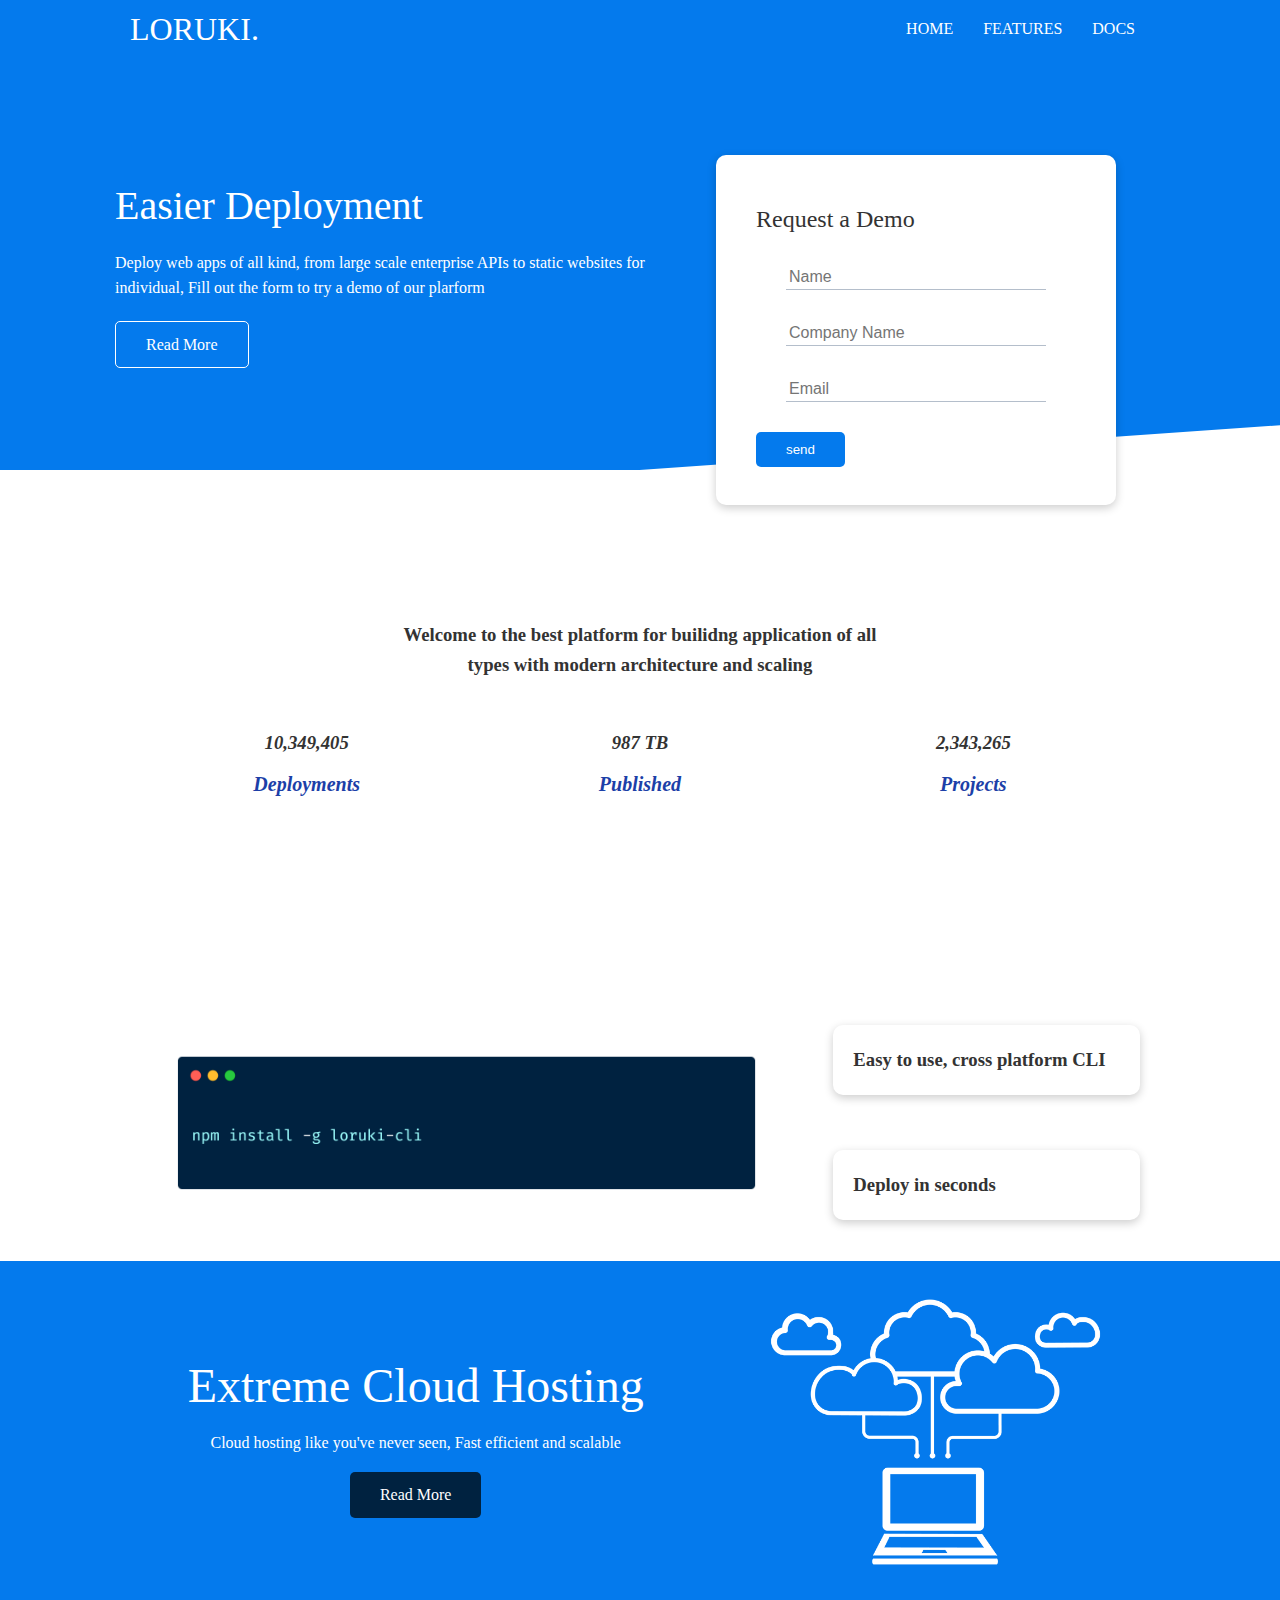
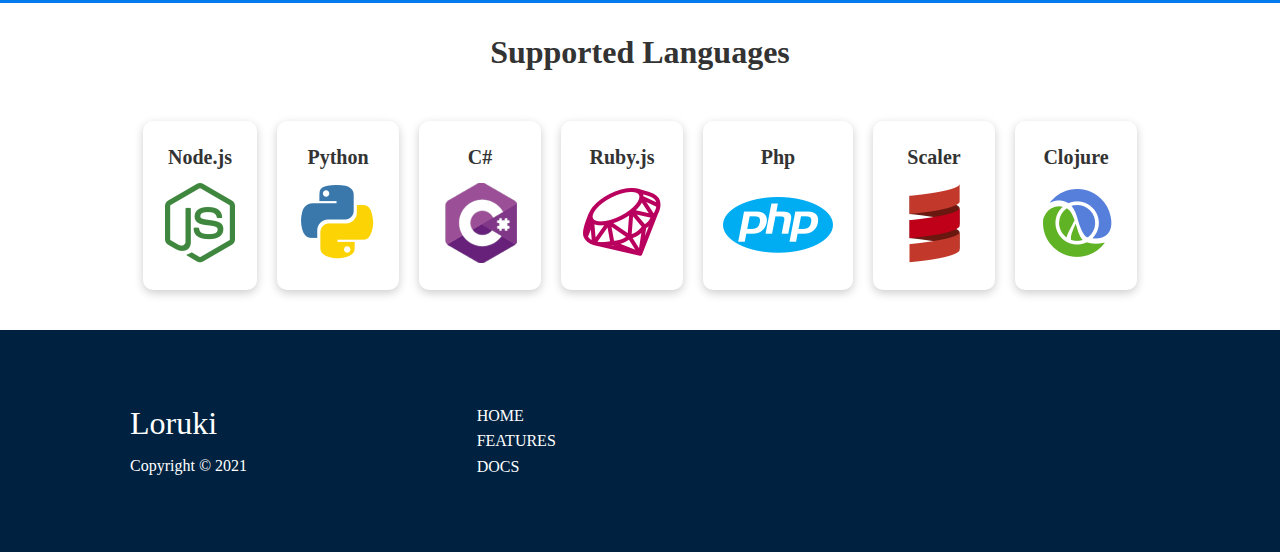
<file: index.html>
<!DOCTYPE html>
<html lang="en">
<head>
    <meta charset="UTF-8">
    <meta http-equiv="X-UA-Compatible" content="IE=edge">
    <meta name="viewport" content="width=device-width, initial-scale=1.0">
    <link rel="stylesheet" href="https://cdnjs.cloudflare.com/ajax/libs/font-awesome/6.0.0-beta2/css/all.min.css" integrity="sha512-YWzhKL2whUzgiheMoBFwW8CKV4qpHQAEuvilg9FAn5VJUDwKZZxkJNuGM4XkWuk94WCrrwslk8yWNGmY1EduTA==" crossorigin="anonymous" referrerpolicy="no-referrer" />
    <link rel="stylesheet" href="css/utilities.css">
    <link rel="stylesheet" href="css/style.css">
    <link rel="stylesheet" href="https://pro.fontawesome.com/releases/v5.10.0/css/all.css" integrity="sha384-AYmEC3Yw5cVb3ZcuHtOA93w35dYTsvhLPVnYs9eStHfGJvOvKxVfELGroGkvsg+p" crossorigin="anonymous"/>
    <title>Laruoki cloud for everyone</title>
</head>
<body>
   <!--navbar-->
   <div class="navbar">
       <div class="container flex">
           <h1 class="logo">LORUKI.</h1>
           <ul>
               <li><a href="index.html">HOME</a></li>
               <li><a href="features.html">FEATURES</a></li>
               <li><a href="docs.html">DOCS</a></li>
           </ul>
       </div>
   </div>
   <!--showcase-->

   <div class="showcase">
       <div class="container grid">
            <div class="showcase-text">
               <h1> Easier Deployment</h1>
               <p>Deploy web apps of all kind, from large scale enterprise APIs to static websites for individual, Fill out the form to try a demo of our plarform</p>
               <a href="features.html" class="btn btn-outline">Read More</a>
            </div>
           
            <div class="showcase-form card">
                <h2>Request a Demo</h2>
                <form>
                    <div class="form-control">
                        <input type="text" name="name" placeholder="Name" required>
                    </div>
                    <div class="form-control">
                     <input type="text" name="company" placeholder="Company Name" required>
                 </div>
                 <div class="form-control">
                     <input type="email" name="email" placeholder="Email" required>
                 </div>
                 <input type="submit" value="send" class="btn btn-primary">
                </form>
           </div>
       </div>
   </div>

   <!--stats-->

   <section class="stats">
       <div class="contaainer">
           <h3 class="stats-heading text-center my-1">
                Welcome to the best platform for builidng application of all types with modern architecture and scaling
           </h3>

           <div class="grid grid-3 text-center my-4">
               <div>
                   <i class="fas fa-server fa-3x">
                       <h3>10,349,405</h3>
                       <p class="text-secondary">Deployments</p>
                   </i>
               </div>
               <div>
                <i class="fas fa-upload fa-3x">
                    <h3>987 TB</h3>
                    <p class="text-secondary">Published</p>
                </i>
               </div>
               <div>
                <i class="fas fa-project-diagram fa-3x">
                    <h3>2,343,265</h3>
                    <p class="text-secondary">Projects</p>
                </i>
               </div>
           </div>
       </div>
   </section>

   <!--cli-->

   <section class="cli">
       <div class="container grid">
           <img src="images/cli.png" alt="">
           <div class="card">
               <h3>Easy to use, cross platform CLI</h3>
           </div>
           <div class="card">
               <h3>Deploy in seconds</h3>
           </div>
       </div>
   </section>

   <!--cloud-->
   
   <section class="cloud bg-primary py-2 my-2">
       <div class="container grid">
           <div class="text-center">
               <h2 class="lg">Extreme Cloud Hosting</h2>
               <p class="lead m-1">Cloud hosting like you've never seen, Fast efficient and scalable</p>
               <a href="features.html" class="btn btn-dark">Read More</a>
           </div>
           <img src="images/cloud.png" alt="">
       </div>
   </section>

   <!--languages-->

   <section class="languages">
       <h3 class="text-center md my-2">Supported Languages</h3>
       <div class="container flex">
           <div class="card">
               <h4>Node.js</h4>
               <img src="images/logos/node.png" alt="">
           </div>
           <div class="card">
            <h4>Python</h4>
            <img src="images/logos/python.png" alt="">
        </div>
        <div class="card">
            <h4>C#</h4>
            <img src="images/logos/csharp.png" alt="">
        </div>
        <div class="card">
            <h4>Ruby.js</h4>
            <img src="images/logos/ruby.png" alt="">
        </div>
        <div class="card">
            <h4>Php</h4>
            <img src="images/logos/php.png" alt="">
        </div>
        <div class="card">
            <h4>Scaler</h4>
            <img src="images/logos/scala.png" alt="">
        </div>
        <div class="card">
            <h4>Clojure</h4>
            <img src="images/logos/clojure.png" alt="">
        </div>
       </div>
   </section>

   <!--footer-->

   <footer class="footer bg-dark py-5">
       <div class="container grid grid-3">
           <div>
                <h1>Loruki</h1>
                <p>Copyright &copy; 2021</p>
           </div>
           
            <nav>
                <ul>
                    <li><a href="index.html">HOME</a></li>
                    <li><a href="features.html">FEATURES</a></li>
                    <li><a href="docs.html">DOCS</a></li>
                </ul>
            </nav>

            <div class="social">
                <a href="" class="i fab fa-github fa-2x"></a>
                <a href="" class="i fab fa-facebook fa-2x"></a>
                <a href="" class="i fab fa-instagram fa-2x"></a>
                <a href="" class="i fab fa-linkedin fa-2x"></a>
                <a href="" class="i fab fa-twitter fa-2x"></a>
            </div>

       </div>
   </footer>
</body>
</html>
</file>
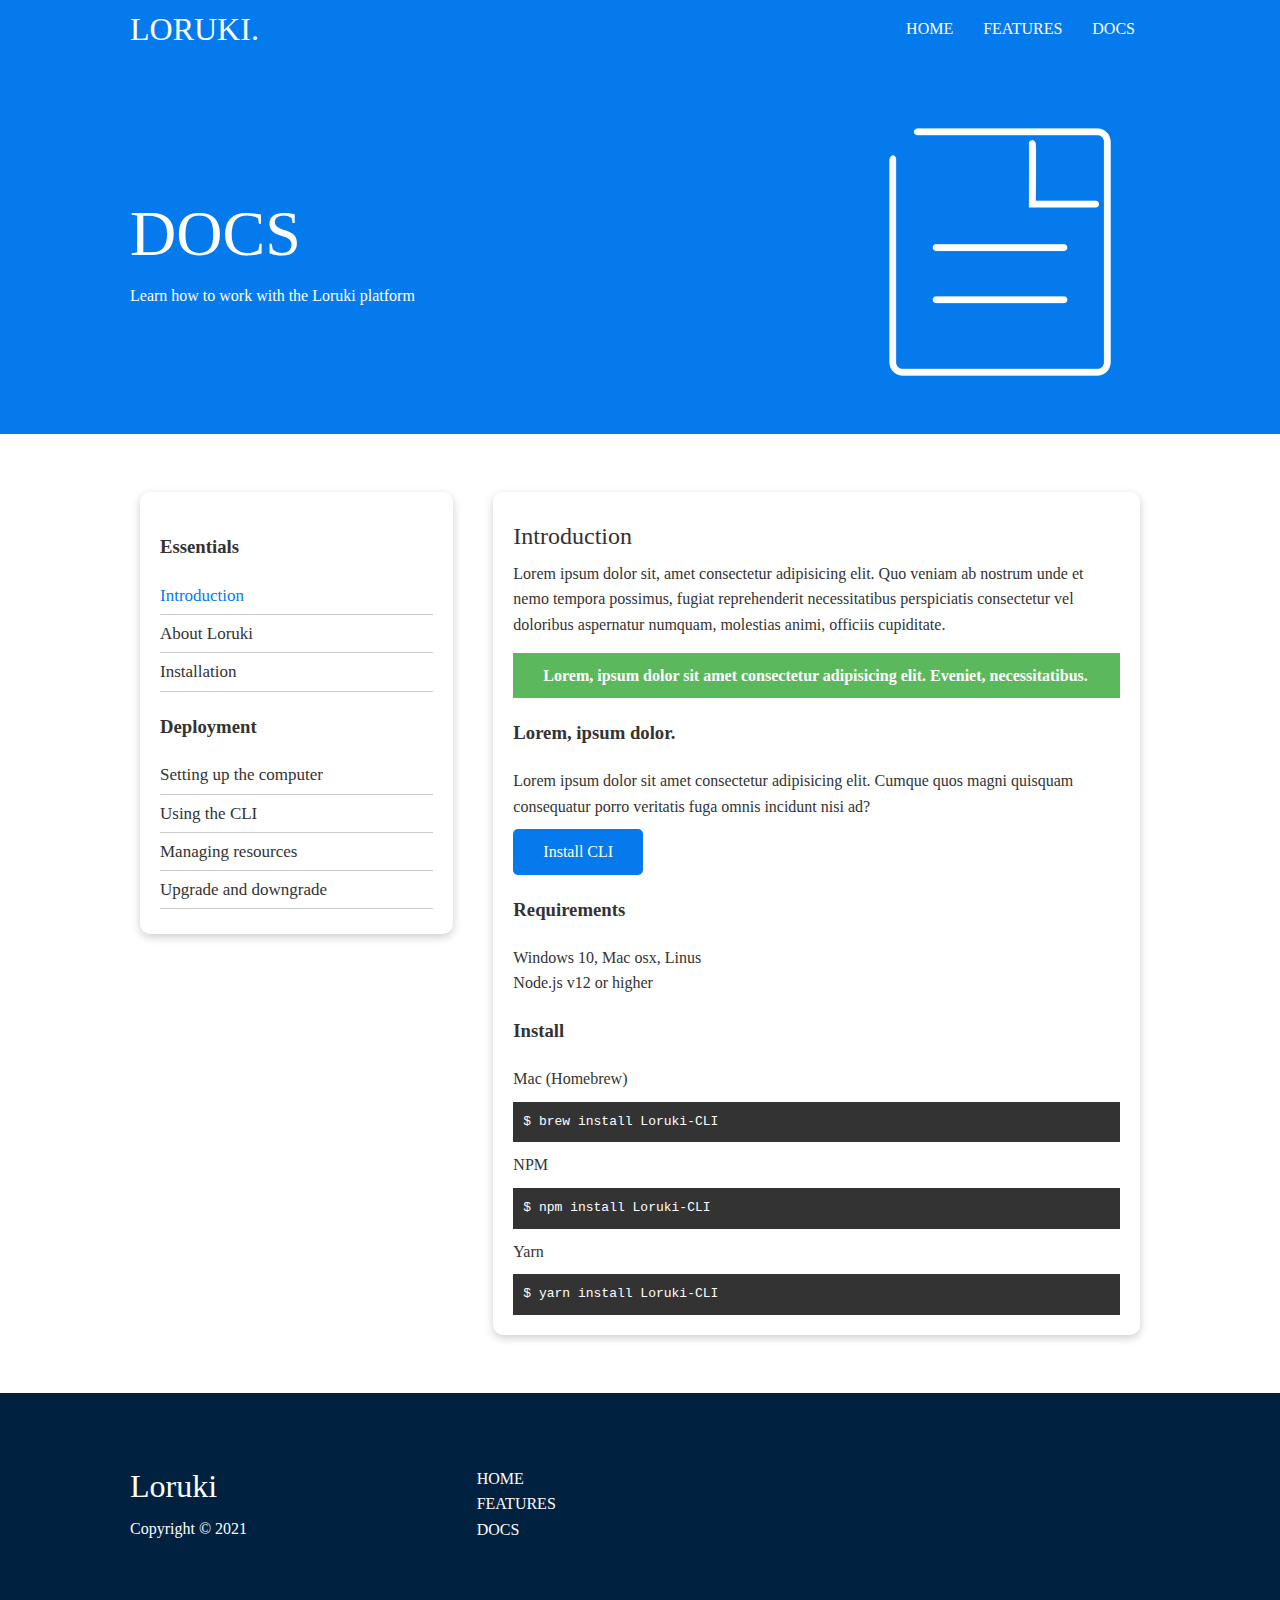
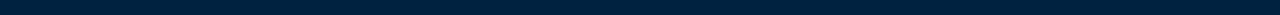
<file: docs.html>
<!DOCTYPE html>
<html lang="en">
<head>
    <meta charset="UTF-8">
    <meta http-equiv="X-UA-Compatible" content="IE=edge">
    <meta name="viewport" content="width=device-width, initial-scale=1.0">
    <link rel="stylesheet" href="https://cdnjs.cloudflare.com/ajax/libs/font-awesome/6.0.0-beta2/css/all.min.css" integrity="sha512-YWzhKL2whUzgiheMoBFwW8CKV4qpHQAEuvilg9FAn5VJUDwKZZxkJNuGM4XkWuk94WCrrwslk8yWNGmY1EduTA==" crossorigin="anonymous" referrerpolicy="no-referrer" />
    <link rel="stylesheet" href="css/utilities.css">
    <link rel="stylesheet" href="css/style.css">
    <link rel="stylesheet" href="https://pro.fontawesome.com/releases/v5.10.0/css/all.css" integrity="sha384-AYmEC3Yw5cVb3ZcuHtOA93w35dYTsvhLPVnYs9eStHfGJvOvKxVfELGroGkvsg+p" crossorigin="anonymous"/>
    <title>Laruoki cloud for everyone</title>
</head>
<body>
   <!--navbar-->
   <div class="navbar">
       <div class="container flex">
           <h1 class="logo">LORUKI.</h1>
           <ul>
               <li><a href="index.html">HOME</a></li>
               <li><a href="features.html">FEATURES</a></li>
               <li><a href="docs.html">DOCS</a></li>
           </ul>
       </div>
   </div>
   <!--head area-->

   <section class="docs-head bg-primary py-3">
       <div class="container grid">
           <div>
               <h1 class="xl">DOCS</h1>
               <p class="lead">Learn how to work with the Loruki platform</p>
           </div>
           <img src="images/docs.png" alt="">
       </div>
       
   </section>

     <!--docs main-->

    <section class="docs-main my-4">
        <div class="container grid">
            <div class="card p-3">
                <h3 class="my-3">Essentials</h3>
                <nav>
                    <ul>
                        <li><a class="text-primary" href="#">Introduction</a></li>
                        <li><a href="#">About Loruki</a></li>
                        <li><a href="#">Installation</a></li>
                    </ul>
                </nav>

                <h3 class="my-3">Deployment</h3>
                <nav>
                    <ul>
                        <li><a href="#">Setting up the computer</a></li>
                        <li><a href="#">Using the CLI</a></li>
                        <li><a href="#">Managing resources</a></li>
                        <li><a href="#">Upgrade and downgrade</a></li>
                    </ul>
                </nav>
            </div>

            <div class="card">
                <h2>Introduction</h2>
                <p>Lorem ipsum dolor sit, amet consectetur adipisicing elit. Quo veniam ab nostrum unde et nemo tempora possimus, fugiat reprehenderit necessitatibus perspiciatis consectetur vel doloribus aspernatur numquam, molestias animi, officiis cupiditate.</p>

                <div class="alert alert-success">
                    <I class="fas fa-info"></I>Lorem, ipsum dolor sit amet consectetur adipisicing elit. Eveniet, necessitatibus.
                </div>

                <h3>Lorem, ipsum dolor.</h3>
                <p>Lorem ipsum dolor sit amet consectetur adipisicing elit. Cumque quos magni quisquam consequatur porro veritatis fuga omnis incidunt nisi ad?</p>
                <a href="#" class="btn btn-primary">Install CLI</a>

                <h3>Requirements</h3>
                <ul>
                    <li>Windows 10, Mac osx, Linus</li>
                    <li>Node.js v12 or higher</li>
                </ul>

                <h3>Install</h3>
                <p>Mac (Homebrew)</p>
                <pre><code>$ brew install Loruki-CLI</code></pre>
                <p>NPM </p>
                <pre><code>$ npm install Loruki-CLI</code></pre>
                <p>Yarn</p>
                <pre><code>$ yarn install Loruki-CLI</code></pre>
            </div>
        </div>
    </section> 
 

   <!--footer-->

   <footer class="footer bg-dark py-5">
       <div class="container grid grid-3">
           <div>
                <h1>Loruki</h1>
                <p>Copyright &copy; 2021</p>
           </div>
           
            <nav>
                <ul>
                    <li><a href="index.html">HOME</a></li>
                    <li><a href="features.html">FEATURES</a></li>
                    <li><a href="docs.html">DOCS</a></li>
                </ul>
            </nav>

            <div class="social">
                <a href="" class="i fab fa-github fa-2x"></a>
                <a href="" class="i fab fa-facebook fa-2x"></a>
                <a href="" class="i fab fa-instagram fa-2x"></a>
                <a href="" class="i fab fa-linkedin fa-2x"></a>
                <a href="" class="i fab fa-twitter fa-2x"></a>
            </div>

       </div>
   </footer>
</body>
</html>
</file>
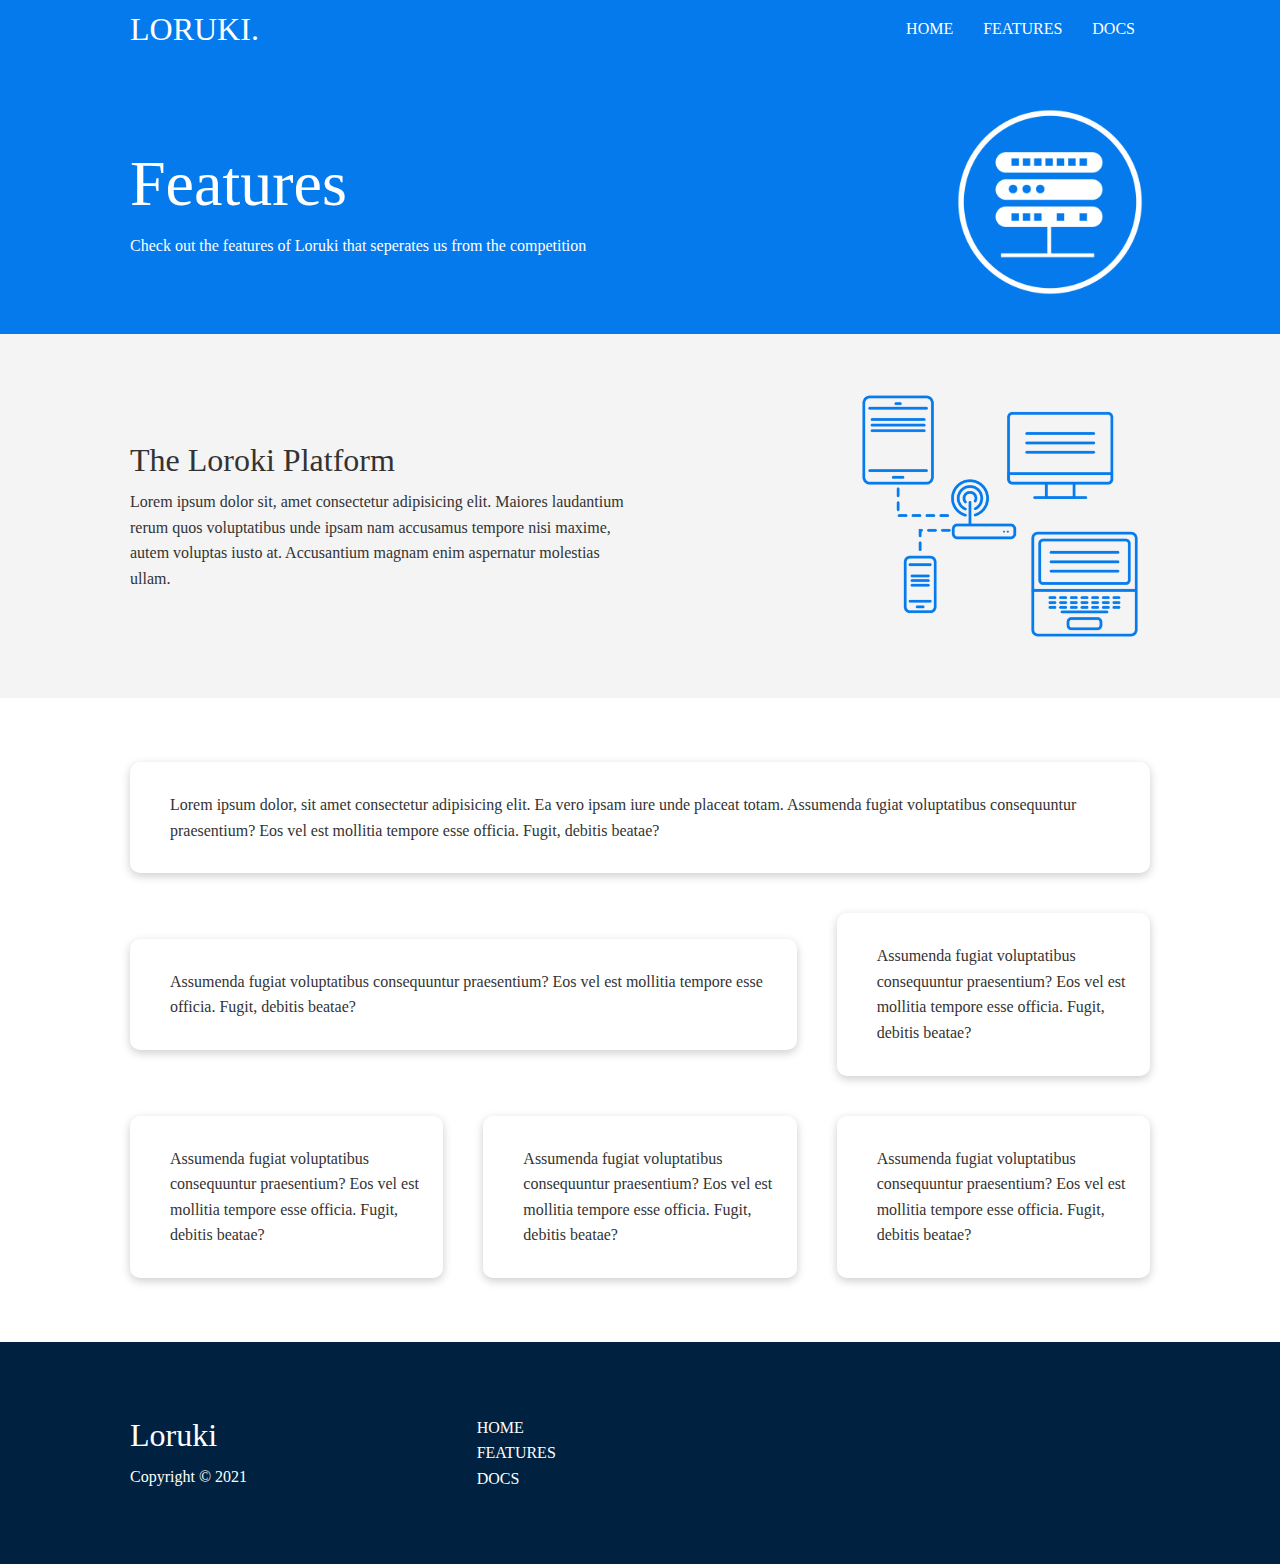
<file: features.html>
<!DOCTYPE html>
<html lang="en">
<head>
    <meta charset="UTF-8">
    <meta http-equiv="X-UA-Compatible" content="IE=edge">
    <meta name="viewport" content="width=device-width, initial-scale=1.0">
    <link rel="stylesheet" href="https://cdnjs.cloudflare.com/ajax/libs/font-awesome/6.0.0-beta2/css/all.min.css" integrity="sha512-YWzhKL2whUzgiheMoBFwW8CKV4qpHQAEuvilg9FAn5VJUDwKZZxkJNuGM4XkWuk94WCrrwslk8yWNGmY1EduTA==" crossorigin="anonymous" referrerpolicy="no-referrer" />
    <link rel="stylesheet" href="css/utilities.css">
    <link rel="stylesheet" href="css/style.css">
    <link rel="stylesheet" href="https://pro.fontawesome.com/releases/v5.10.0/css/all.css" integrity="sha384-AYmEC3Yw5cVb3ZcuHtOA93w35dYTsvhLPVnYs9eStHfGJvOvKxVfELGroGkvsg+p" crossorigin="anonymous"/>
    <title>Laruoki cloud for everyone</title>
</head>
<body>
   <!--navbar-->
   <div class="navbar">
       <div class="container flex">
           <h1 class="logo">LORUKI.</h1>
           <ul>
               <li><a href="index.html">HOME</a></li>
               <li><a href="features.html">FEATURES</a></li>
               <li><a href="docs.html">DOCS</a></li>
           </ul>
       </div>
   </div>
   <!--head area-->

   <section class="features-head bg-primary py-3">
       <div class="container grid">
           <div>
               <h1 class="xl">Features</h1>
               <p class="lead">Check out the features of Loruki that seperates us from the competition</p>
           </div>
           <img src="images/server.png" alt="">
       </div>
       
   </section>

   <!--sub-head-->

   <section class="features-sub-head bg-light py-3">
        <div class="container grid">
             <div>
                 <h1 class="md">The Loroki Platform</h1>
                 <p>Lorem ipsum dolor sit, amet consectetur adipisicing elit. Maiores laudantium rerum quos voluptatibus unde ipsam nam accusamus tempore nisi maxime, autem voluptas iusto at. Accusantium magnam enim aspernatur molestias ullam.</p>
             </div>
            <img src="images/server2.png" alt="">
        </div>
   </section>

   <section class="features-main my-2">
       <div class="container grid grid-3">
           <div class="card flex">
               <i class="fas fa-server fa-3x"></i>
               <p>Lorem ipsum dolor, sit amet consectetur adipisicing elit. Ea vero ipsam iure unde placeat totam. Assumenda fugiat voluptatibus consequuntur praesentium? Eos vel est mollitia tempore esse officia. Fugit, debitis beatae?</p>
           </div>
           <div class="card flex">
               <i class="fas fa-laptop-code fa-3x"></i>
               <p> Assumenda fugiat voluptatibus consequuntur praesentium? Eos vel est mollitia tempore esse officia. Fugit, debitis beatae?</p>
           </div>
           <div class="card flex">
               <i class="fas fa-upload fa-3x"></i>
               <p> Assumenda fugiat voluptatibus consequuntur praesentium? Eos vel est mollitia tempore esse officia. Fugit, debitis beatae?</p>
           </div>
        <div class="card flex">
            <i class="fas fa-database fa-3x"></i>
            <p> Assumenda fugiat voluptatibus consequuntur praesentium? Eos vel est mollitia tempore esse officia. Fugit, debitis beatae?</p>
        </div>
        <div class="card flex">
            <i class="fas fa-power-off fa-3x"></i>
            <p> Assumenda fugiat voluptatibus consequuntur praesentium? Eos vel est mollitia tempore esse officia. Fugit, debitis beatae?</p>
        </div>
        <div class="card flex">
            <i class="fas fa-server fa-3x"></i>
            <p> Assumenda fugiat voluptatibus consequuntur praesentium? Eos vel est mollitia tempore esse officia. Fugit, debitis beatae?</p>
        </div>
       </div>
   </section>

   <!--footer-->

   <footer class="footer bg-dark py-5">
       <div class="container grid grid-3">
           <div>
                <h1>Loruki</h1>
                <p>Copyright &copy; 2021</p>
           </div>
           
            <nav>
                <ul>
                    <li><a href="index.html">HOME</a></li>
                    <li><a href="features.html">FEATURES</a></li>
                    <li><a href="docs.html">DOCS</a></li>
                </ul>
            </nav>

            <div class="social">
                <a href="" class="i fab fa-github fa-2x"></a>
                <a href="" class="i fab fa-facebook fa-2x"></a>
                <a href="" class="i fab fa-instagram fa-2x"></a>
                <a href="" class="i fab fa-linkedin fa-2x"></a>
                <a href="" class="i fab fa-twitter fa-2x"></a>
            </div>

       </div>
   </footer>
</body>
</html>
</file>
<file: css/utilities.css>
/*margin*/
.my-1{
    margin: 1rem 0;
}
.my-2{
    margin: 1.5rem 0;
}
.my-3{
    margin: 2rem 0;
}
.my-4{
    margin: 3rem 0;
}
.my-5{
    margin: 4rem 0;
}

.m-1{
    margin: 1rem;
}
.m-2{
    margin: 1.5rem;
}
.m-3{
    margin: 2rem;
}
.m-4{
    margin: 3rem;
}
.m-5{
    margin: 4rem;
}

/*padding*/
.py-1{
    padding: 1rem 0;
}
.py-2{
    padding: 1.5rem 0;
}
.py-3{
    padding: 2rem 0;
}
.py-4{
    padding: 3rem 0;
}
.py-5{
    padding: 4rem 0;
}

.p-1{
    padding: 1rem;
}
.p-2{
    padding: 1.5rem;
}
.p-3{
    padding: 2rem;
}
.p-4{
    padding: 3rem;
}
.p-5{
    padding: 4rem;
}

.container{
    max-width: 1100px;
    margin: 0 auto;
    overflow: auto;
    padding: 0 40px;
}
.card{
    background-color: #fff;
    color: #333;
    border-radius: 10px;
    box-shadow: 0 3px 10px rgba(0,0,0,0.2);
    padding: 20px;
    margin: 10px;
}

.btn{
    background-color: var(--primary-color);
    color: #fff;
    padding: 10px 30px;
    cursor: pointer;
    display: inline-block;
    border: none;
    border-radius: 5px;
}
.btn-outline{
    background-color: transparent;
    border: 1px  #fff solid;
}
.btn:hover{
    transform: scale(0.98);
}

/*backgrounds and btn colors*/
.bg-primary,
 .btn-primary{
    background-color: var(--primary-color);
    color: #fff;
}
.bg-secondary,
 .btn-secondary{
    background-color: var(--secondary-color);
    color: #fff;
}
.bg-dark,
 .btn-dark{
    background-color: var(--dark-color);
    color: #fff;
}
.bg-light,
 .btn-light{
    background-color: var(--light-color);
    color: #333;
}

.bg-primary a,
 .btn-primary a,
 .bg-secondary a,
 .btn-secondary a,
 .bg-dark a,
 .btn-dark a,
 .bg-light a,
 .btn-light a{
   color: #fff;
 }

 /*text-colors*/
 .text-primary{
    color: var(--primary-color);
}
.text-secondary{
    color: var(--secondary-color);
}
.text-dark{
    color: var(--dark-color);
}
.text-light{
    color: var(--light-color);
}

/*texts size*/

.sm{
    font-size: 1rem;
}
.md{
    font-size: 2rem;
}
.lg{
    font-size: 3rem;
}
.xl{
    font-size: 4rem;
}

.text-center{
   text-align: center;
}

/*alerts*/

.alert{
    background-color: var(--light-color);
    padding: 10px 20px;
    font-weight: bold;
    margin: 15px 0;
}

.alert i{
    margin-right: 10px;
}

.alert-success{
    background-color: var(--success-color);
    color: #fff;
}

.alert-error{
    background-color: var(--error-color);
    color: #fff;
}
.flex{
    display: flex;
    justify-content: center;
    align-items: center;
}
.grid{
    display: grid;
    grid-template-columns: repeat(2, 1fr);
    gap: 20px;
    justify-content: center;
    align-items: center;
    height: 100%;
}
.grid-3{
    display: grid;
    grid-template-columns: repeat(3,1fr);
}
</file>
<file: css/style.css>
@import url('https://fonts.googleapis.com/css2?family=Lato:ital,wght@1,300&display=swap');

:root{
    --primary-color: #047aed;
    --secondary-color: #1c3fa8;
    --dark-color: #002240;
    --light-color: #f4f4f4;
    --success-color:#5cb85c;
    --error-color:#d9534f;
}

*{
    box-sizing: border-box;
    padding: 0;
    margin: 0;
}

body{
    font-family: 'lato' sans-serif;
    color: #333;
    line-height: 1.6;
}
ul{
    list-style-type: none;
}
a{
    text-decoration: none;
    color: #333;
}
h1,
h2  {
    font-weight: 300;
    line-height: 1.2;
    margin: 10px 0;
}
p{
    margin: 10px 0;
}
img{
    width: 100%;
}

.code, 
  pre{
    background-color: #333;
    color: #fff;
    padding: 10px;
}

/*navbar*/
.navbar .flex{
    justify-content: space-between;
}

.navbar ul{
    display: flex;
}

.navbar a{
    color: #fff;
    padding: 10px;
    margin: 0 5px;
}

.navbar a:hover{
    border-bottom: 2px #fff solid;
}
.navbar{
    background-color: var(--primary-color);
    color: #fff;
    height: 70px;
}

/*showcase*/
.showcase{
    background-color: var(--primary-color);
    height: 400px;
    color: #fff;
    position: relative;
}
.showcase h1{
    font-size: 40px;
}
.showcase p{
   margin: 20px 0;
}
.showcase .grid {
    overflow: visible;
    grid-template-columns: 55% 45%;
    gap: 30px;
}
.showcase-form{
    position: relative;
    top: 60px;
    height: 350px;
    width: 400px;
    padding: 40px;
    z-index: 100;
}
.showcase-form .form-control{
    margin: 30px;
}
.showcase-form input[type='text'],
.showcase-form input[type='email'] {
    border: 0;
    border-bottom: 1px solid #b4becb;
    width: 100%;
    padding: 3px;
    font-size: 16px;
}
.showcase-form input:focus{
    outline: none;
}

.showcase::after{
    content: '';
    position: absolute;
    height: 100px;
    right: 0;
    left: 0;
    bottom: -70;
    background: #fff;
    transform: skewY(-4deg);
    -webkit-transform: skewY(-4deg);
    -moz-transform: skewY(-4deg);
    -ms-transform: skewY(-4deg);
}

/*stats*/
.stats{
    padding: 150px;
}
.stats-heading{
    max-width: 500px;
    margin: auto;
}
.stats p{
    font-size: 20px;
    font-weight: bold;
}

/*cli*/

.cli .grid{
    grid-template-columns: repeat(3, 1fr);
    grid-template-rows: repeat(2, 1fr);
}
.cli .grid > *:first-child {
    grid-column: 1/span 2;
    grid-row: 1/span 2;
}

/*cloud*/

.cloud .grid{
    grid-template-columns: 4fr 3fr;
}

/*languages*/

.languages .flex{
    flex-wrap: wrap;
}

.languages .card{
    text-align: center;
    margin: 18px 10px 40px;
    transition: transform 0.2s ease-in;
}

.languages .card h4{
    font-size: 20px;
    margin-bottom: 10px;
}

.languages .card:hover {
    transform: translateY(-15px);
}

/*footer*/

.footer .social a{
    margin: 0 10px;
}

/*features*/

.features-head img{
    width: 200px;
    justify-self: flex-end;
}

.features-sub-head img,
.docs-head img{
    width: 300px;
    justify-self: flex-end;
}

.features-main .card > i{
    margin-right: 20px;
}

.features-main .grid{
    padding: 30px;
}

.features-main .grid *:first-child{
    grid-column: 1/span 3;
}

.features-main .grid *:nth-child(2){
    grid-column: 1/span 2;
}

/*docs*/

.docs-main h3{
    margin: 20px 0;
}

.docs-main .grid{
    grid-template-columns: 1fr 2fr;
    align-items: flex-start;
}

.docs-main nav li{
    padding-bottom: 5px;
    font-size: 17px;
    margin-bottom: 5px;
    border-bottom: 1px #ccc solid;
}

.docs-main nav a:hover{
    font-weight: bold;
}
/*media querry for tablet*/
@media (max-width: 768px) {
     .grid,
     .showcase .grid,
     .stats .grid,
     .cli .grid,
     .cloud .grid
     .features-main .grid
     .docs-main .grid {
           grid-template-columns: 1fr;
           grid-template-rows: 1fr;
     }
     
     .showcase{
         height: auto;
     }

     .showcase-text{
         text-align: center;
         margin-top: 40px;
     }

     .showcase-form{
         justify-self: center;
         margin: auto;
     }

     .cli .grid > *:first-child {
        grid-column: 1;
        grid-row: 1;  
    }

    .features-head img,
    .features-sub-head img,
    .docs-head img {
       justify-self: center;
    }

    .features-main .grid > *:first-child,
    .features-main .grid > *:nth-child(2) {
        grid-column: 1;
    }
}

/*media querry for mobile*/
@media(max-width: 500px) {
   .navbar{
       height: 110px;
   }

   .navbar .flex{
       flex-direction: column;
   }

   .navbar ul{
       padding: 10px;
       background-color: rgba(0,0,0,0.1);
   }
}
</file>
